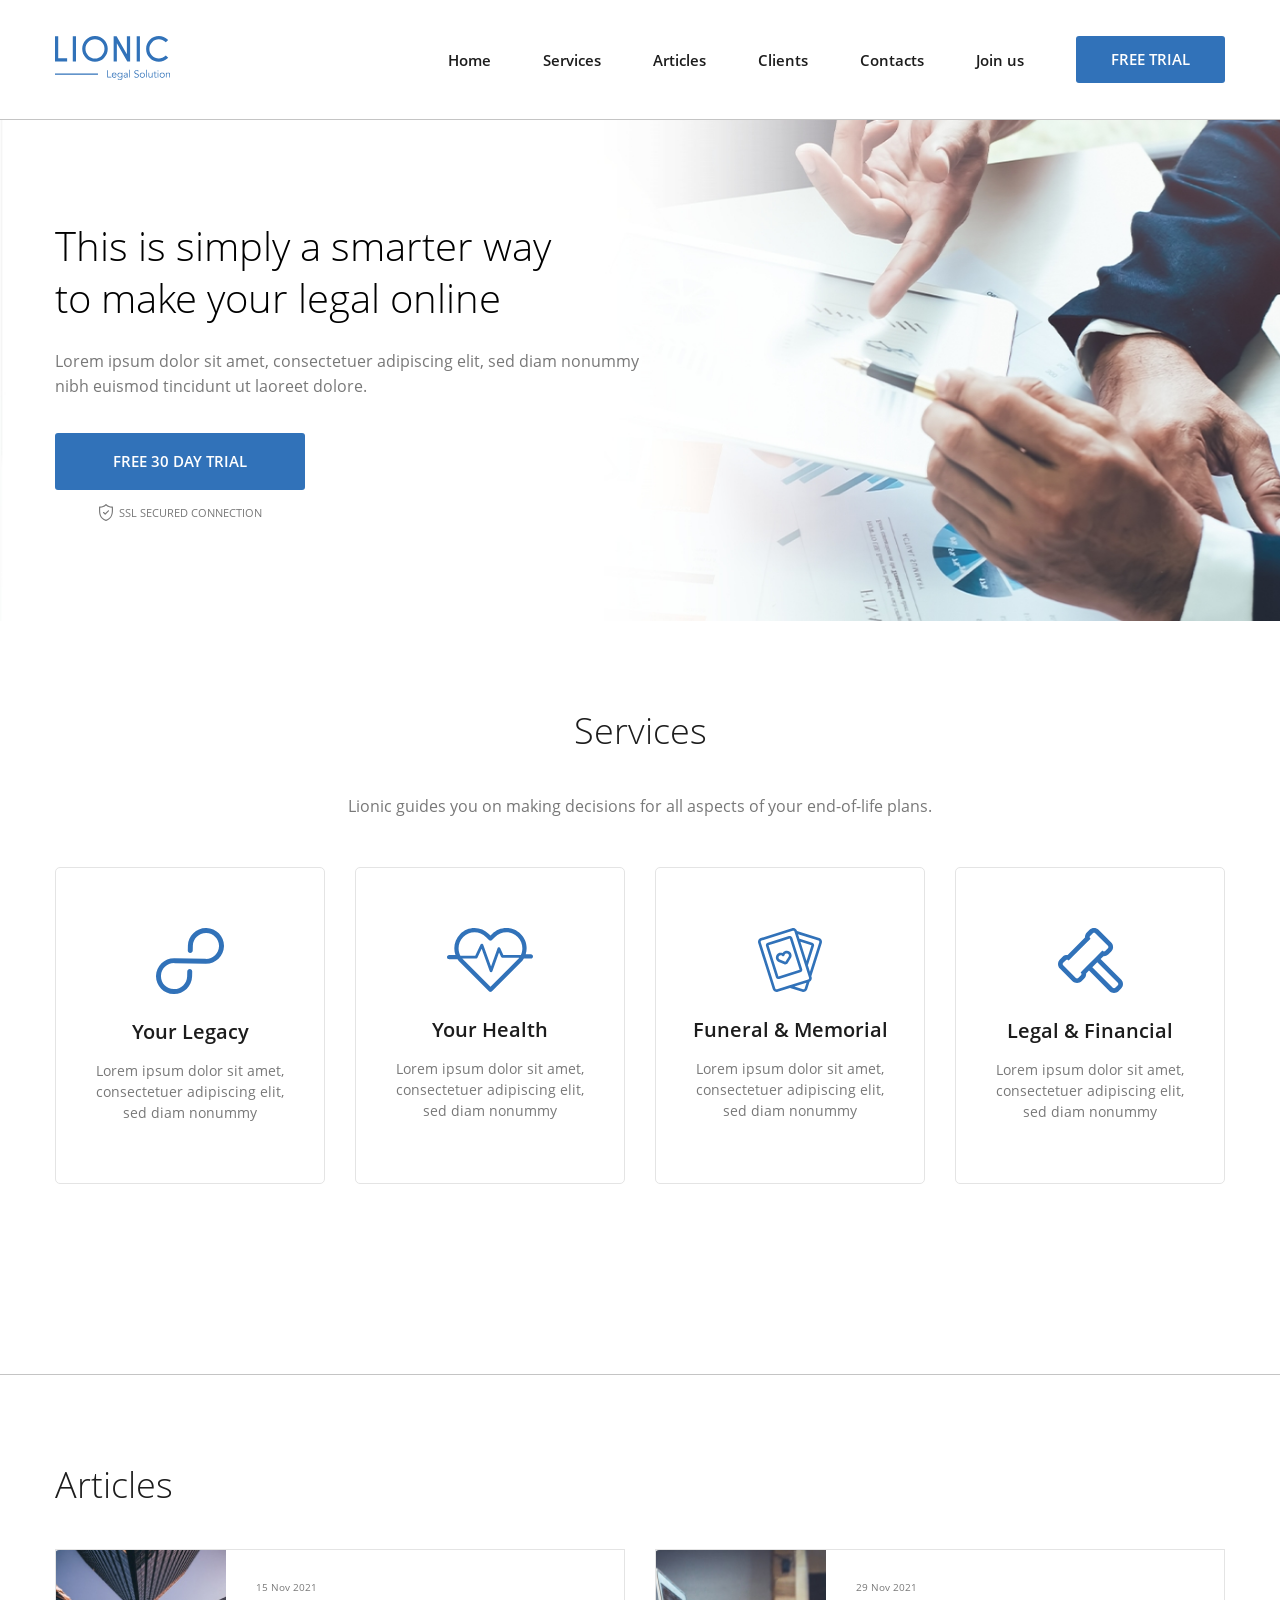
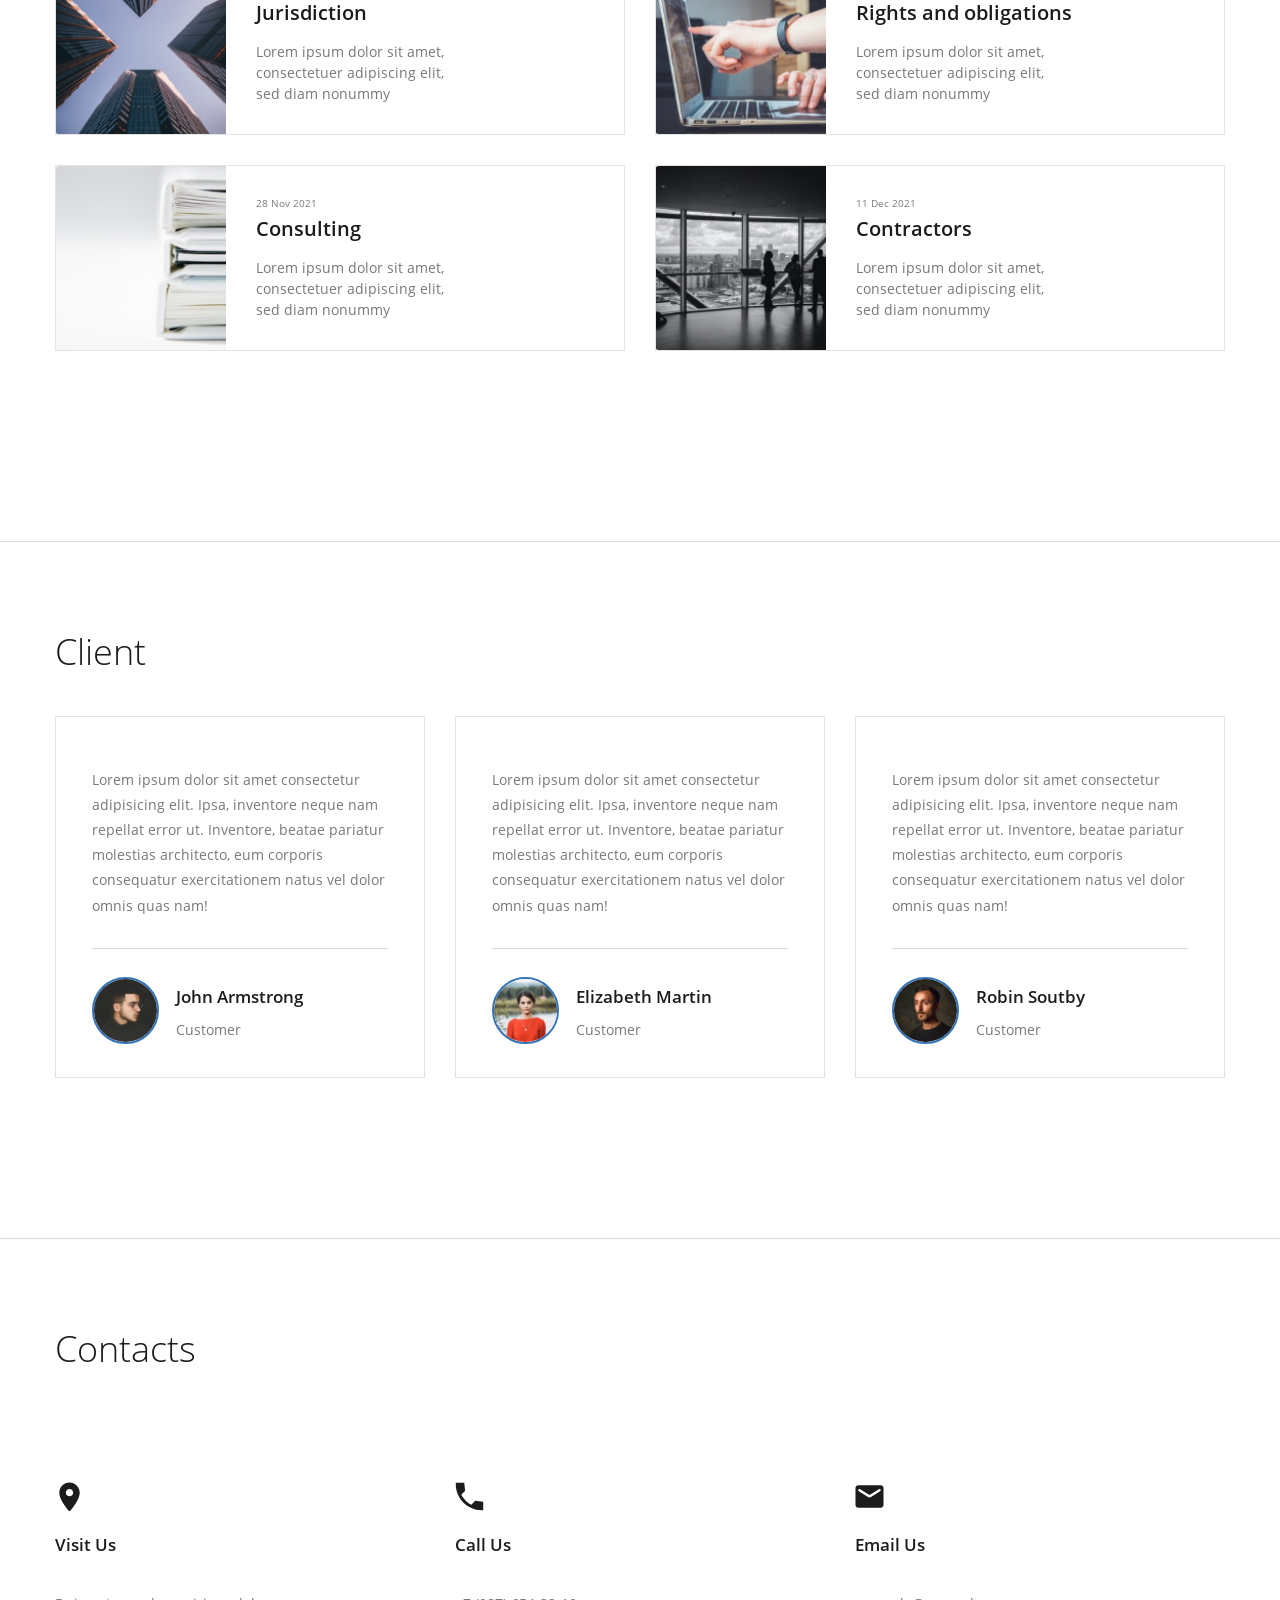
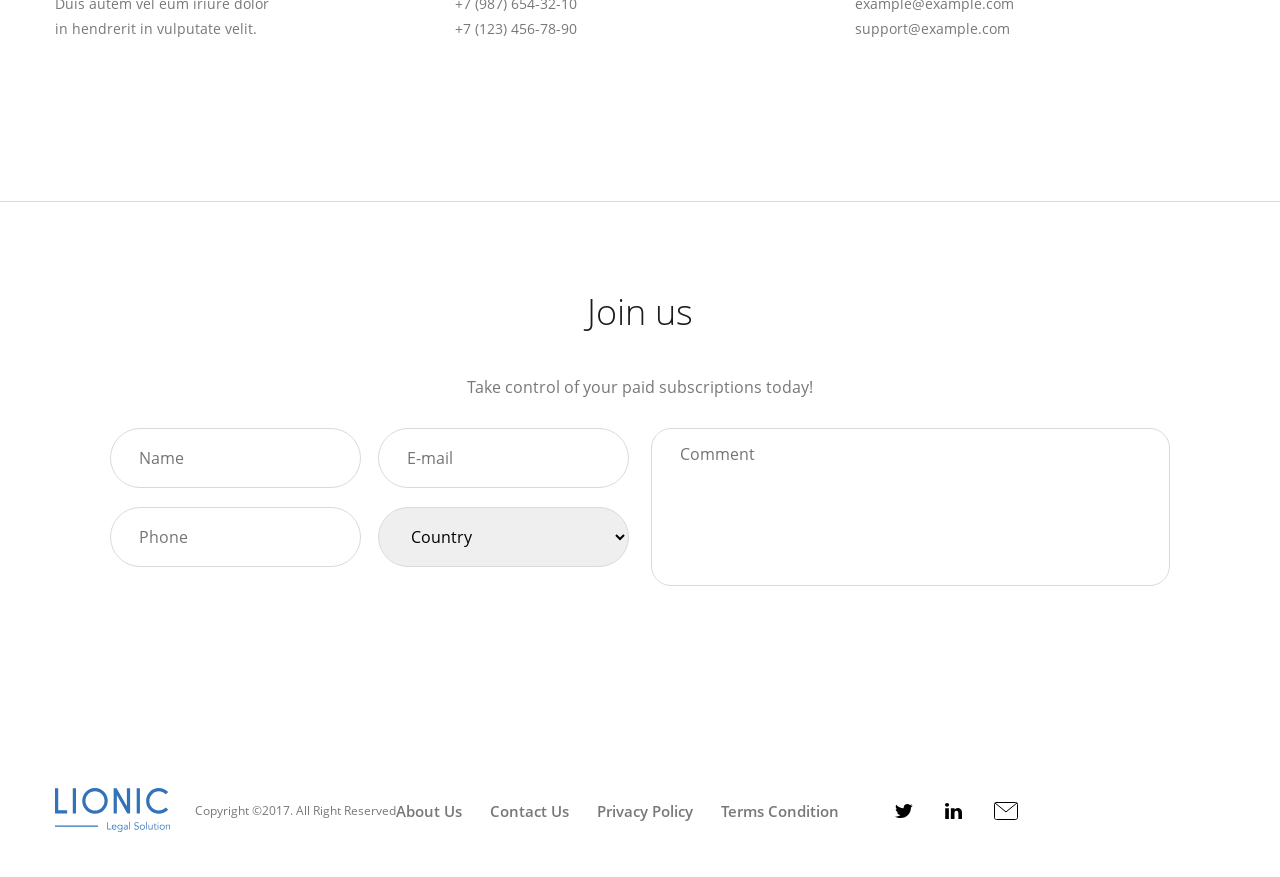
<file: index.html>
<!DOCTYPE html>
<html lang="en">
<head>
    <meta charset="UTF-8">
    <meta http-equiv="X-UA-Compatible" content="IE=edge">
    <meta name="viewport" content="width=device-width, initial-scale=1.0">
    <title>Lionic</title>
    <link rel="stylesheet" href="css/normalize.css">
    <link rel="stylesheet" href="css/style.css">
    <link rel="stylesheet" href="css/media.css">
</head>
<body>
    <header class="header">
        <div class="container flex header-container">
            <a href="#" class="header-logo">
                <img src="img/logo.svg" class="header-logo" alt="logo">
            </a>

            <nav class="header-nav">
                <ul class="header-list list-reset flex">
                    <li class="header-list-item">
                        <a href="#" class="header-link">
                            Home 
                        </a>
                    </li>

                    <li class="header-list-item">
                        <a href="#services" class="header-link">
                            Services
                        </a>
                    </li>

                    <li class="header-list-item">
                        <a href="#articles" class="header-link">
                            Articles
                        </a>
                    </li>

                    <li class="header-list-item">
                        <a href="#clients" class="header-link">
                            Clients 
                        </a>
                    </li>

                    <li class="header-list-item">
                        <a href="#contacts" class="header-link">
                            Contacts 
                        </a>
                    </li>

                    <li class="header-list-item">
                        <a href="#join-us" class="header-link">
                            Join us
                        </a>
                    </li>
                </ul>
            </nav>

            <button class="btn header-btn btn-reset">
                Free trial
            </button>

            <button class="btn-reset burger">
                <span class="burger-line"></span>
                <span class="burger-line"></span>
                <span class="burger-line"></span>
            </button>
        </div>
    </header>

    <main class="main">
        <section id="hero" class="hero">
            <div class="container">
                <div class="hero-content flex">
                    <h1 class="hero-title">
                        This is&nbsp;simply a&nbsp;smarter way to&nbsp;make your legal online
                    </h1>

                    <p class="hero-descr">
                        Lorem ipsum dolor sit amet, consectetuer adipiscing elit, sed diam nonummy nibh euismod tincidunt ut&nbsp;laoreet dolore.
                    </p>

                    <div class="hero-wrapper flex">
                        <button class="btn hero-btn btn-reset">
                            FREE 30&nbsp;DAY TRIAL
                        </button>

                        <span class="hero-secure">
                            SSL secured connection
                        </span>
                    </div>
                </div>
            </div>
        </section>

        <section id="services" class="services secttion-offset">
            <div class="container">
                <h2 class="section-title services-title">
                    Services
                </h2>

                <p class="section-descr services-descr">
                    Lionic guides you on making decisions for all aspects of your end-of-life plans.
                </p>

                <ul class="list-reset flex services-items">
                    <li class="services-item flex">
                        <svg class="services-item-icon" width="68" height="66" viewBox="0 0 68 66" fill="none" xmlns="http://www.w3.org/2000/svg">
                            <path d="M50.393 0.00398661C40.438 -0.212013 32.146 7.63799 31.9 17.512L31.776 22.483C31.742 23.839 32.833 24.973 34.2 25.003C35.567 25.032 36.713 23.947 36.746 22.591L36.871 17.62C37.049 10.471 43.062 4.77799 50.271 4.93399C57.478 5.09099 63.201 11.038 63.023 18.187C62.844 25.335 56.831 31.029 49.623 30.872L18.5 30.197C8.54499 29.981 0.252987 37.831 0.00698678 47.705C-0.240013 57.579 7.65099 65.78 17.607 65.995C27.562 66.211 35.854 58.362 36.1 48.488L36.223 43.572C36.257 42.215 35.166 41.082 33.799 41.052C32.432 41.022 31.286 42.108 31.252 43.464L31.129 48.38C30.951 55.529 24.938 61.222 17.729 61.066C10.522 60.909 4.79899 54.962 4.97699 47.813C5.15599 40.664 11.169 34.971 18.377 35.127L49.5 35.802C59.456 36.018 67.747 28.169 67.994 18.295C68.24 8.41999 60.349 0.219987 50.394 0.00498661L50.393 0.00398661Z" />
                        </svg>

                        <h3 class="services-item-title">
                            Your Legacy
                        </h3>

                        <p class="services-item-descr">
                            Lorem ipsum dolor sit amet, consectetuer adipiscing elit, sed diam nonummy
                        </p>
                    </li>

                    <li class="services-item flex">
                        <svg class="services-item-icon" width="86" height="64" viewBox="0 0 86 64" fill="none" xmlns="http://www.w3.org/2000/svg">
                            <path d="M79.622 20.272C79.622 22.336 79.316 24.352 78.726 26.27H83.868C85.045 26.27 86 27.227 86 28.406C86 29.586 85.045 30.541 83.868 30.541H77.47C77.268 30.541 77.073 30.513 76.888 30.461C76.0053 31.9743 74.9311 33.3675 73.692 34.606L44.972 63.374C44.7741 63.5725 44.539 63.73 44.2802 63.8375C44.0213 63.9449 43.7438 64.0002 43.4635 64.0002C43.1832 64.0002 42.9057 63.9449 42.6468 63.8375C42.388 63.73 42.1529 63.5725 41.955 63.374L13.233 34.606C12.1963 33.5688 11.2752 32.422 10.486 31.186C10.315 31.23 10.136 31.254 9.95 31.254H2.132C1.85176 31.2537 1.57431 31.1983 1.31551 31.0908C1.0567 30.9833 0.821595 30.8259 0.623621 30.6276C0.425646 30.4292 0.268677 30.1938 0.161676 29.9348C0.0546755 29.6758 -0.000261829 29.3983 9.38171e-07 29.118C9.38171e-07 27.938 0.955001 26.982 2.132 26.982H8.447C5.965 19.861 7.56 11.618 13.233 5.93801C15.1066 4.05015 17.3363 2.55313 19.793 1.5338C22.2497 0.514473 24.8843 -0.00687342 27.544 1.15198e-05C32.95 1.15198e-05 38.034 2.10901 41.856 5.93801L43.463 7.54701L45.07 5.93701C46.9438 4.04921 49.1737 2.55231 51.6306 1.53315C54.0874 0.513987 56.7222 -0.0071368 59.382 1.15198e-05C62.0417 -0.00681806 64.6763 0.514553 67.133 1.53388C69.5896 2.55321 71.8194 4.0502 73.693 5.93801C75.5791 7.8172 77.0741 10.0515 78.0918 12.5117C79.1094 14.972 79.6295 17.6096 79.622 20.272ZM70.678 8.95701C69.1987 7.46697 67.4383 6.28548 65.4989 5.48108C63.5595 4.67667 61.4796 4.26536 59.38 4.27101C57.2807 4.26563 55.2012 4.67706 53.2622 5.48146C51.3231 6.28586 49.563 7.46721 48.084 8.95701L44.969 12.077C44.7713 12.2754 44.5364 12.4329 44.2777 12.5403C44.019 12.6478 43.7416 12.7031 43.4615 12.7031C43.1814 12.7031 42.904 12.6478 42.6453 12.5403C42.3866 12.4329 42.1517 12.2754 41.954 12.077L38.84 8.95701C37.3608 7.46718 35.6005 6.28582 33.6613 5.48142C31.7221 4.67703 29.6424 4.26561 27.543 4.27101C25.4437 4.26546 23.3642 4.67682 21.4251 5.48123C19.486 6.28564 17.7259 7.46708 16.247 8.95701C11.173 14.04 10.232 21.718 13.425 27.763H28.236L33.538 16.479C33.783 15.959 34.277 15.634 34.891 15.663C35.1717 15.6764 35.4421 15.7726 35.6681 15.9396C35.8942 16.1065 36.0657 16.3367 36.161 16.601L44.051 38.487L50.542 20.168C50.6364 19.9007 50.8086 19.6678 51.0365 19.4992C51.2643 19.3306 51.5374 19.2341 51.8206 19.2221C52.1038 19.21 52.3842 19.283 52.6255 19.4316C52.8669 19.5802 53.0583 19.7977 53.175 20.056L56.351 27.051H73.852C76.612 21.125 75.554 13.842 70.677 8.95701H70.678ZM16.248 31.586L43.463 58.844L70.678 31.586C71.2253 31.038 71.7323 30.4512 72.195 29.83H55.736C55.179 29.83 54.373 29.573 54.143 29.064L52.046 24.444L45.404 43.189C45.204 43.755 44.67 44.135 44.069 44.136H44.066C43.466 44.136 42.933 43.76 42.729 43.196L34.653 20.798L30.426 29.794C30.192 30.292 29.99 30.541 29.439 30.541H15.293C15.593 30.901 15.912 31.249 16.248 31.586Z" />
                        </svg>
                            
                        <h3 class="services-item-title">
                            Your Health
                        </h3>

                        <p class="services-item-descr">
                            Lorem ipsum dolor sit amet, consectetuer adipiscing elit, sed diam nonummy
                        </p>
                    </li>

                    <li class="services-item flex">
                        <svg class="services-item-icon" width="64" height="64" viewBox="0 0 64 64" fill="none" xmlns="http://www.w3.org/2000/svg">
                            <path d="M63.8101 15.073L53.3321 48.146L53.5791 48.926C53.7393 49.4264 53.7986 49.9537 53.7536 50.4772C53.7086 51.0008 53.5603 51.5102 53.3171 51.976C52.9241 52.732 52.3171 53.329 51.5701 53.704L51.5611 53.737L49.1941 61.207C48.8722 62.2171 48.1632 63.0585 47.2223 63.5469C46.2815 64.0354 45.1853 64.131 44.1741 63.813L32.0001 59.957L19.8261 63.813C18.8148 64.131 17.7187 64.0354 16.7778 63.5469C15.8369 63.0585 15.1279 62.2171 14.8061 61.207L0.188058 15.074C0.0280711 14.5735 -0.0310613 14.0462 0.0140824 13.5227C0.0592262 12.9991 0.20775 12.4897 0.451058 12.024C0.69167 11.5566 1.02267 11.1416 1.42487 10.8031C1.82706 10.4646 2.29245 10.2093 2.79406 10.052L33.9431 0.187C34.9542 -0.131631 36.0504 -0.0363451 36.9915 0.451969C37.9325 0.940283 38.6415 1.78178 38.9631 2.792L39.0401 3.034C39.0491 3.036 39.0581 3.037 39.0661 3.04L61.2061 10.053C61.7073 10.2103 62.1723 10.4654 62.5743 10.8035C62.9763 11.1417 63.3073 11.5561 63.5481 12.023C64.0401 12.973 64.1331 14.055 63.8101 15.073ZM48.4441 54.75L36.4161 58.559L44.9781 61.271C45.3153 61.3777 45.6811 61.3463 45.9951 61.1835C46.3092 61.0208 46.5458 60.7401 46.6531 60.403L48.4441 54.75ZM51.0371 49.732L36.4211 3.598C36.3142 3.26106 36.078 2.98029 35.7644 2.81736C35.4507 2.65442 35.0852 2.62264 34.7481 2.729L3.60006 12.595C3.26006 12.702 2.98306 12.935 2.81906 13.252C2.73787 13.4073 2.68829 13.5771 2.67319 13.7517C2.65808 13.9263 2.67775 14.1021 2.73106 14.269L17.3471 60.402C17.5691 61.103 18.3201 61.492 19.0211 61.271L31.5611 57.299C31.5891 57.289 31.6171 57.279 31.6461 57.272L50.1691 51.405C50.5091 51.298 50.7861 51.065 50.9491 50.748C51.1141 50.432 51.1451 50.071 51.0371 49.731V49.732ZM48.4971 32.885L53.4461 17.265L42.4451 13.781L48.4971 32.885ZM61.1801 13.25C61.0998 13.0945 60.9896 12.9565 60.8557 12.8439C60.7218 12.7313 60.567 12.6464 60.4001 12.594L40.0231 6.14L41.4691 10.701C41.5571 10.711 41.6451 10.729 41.7321 10.757L54.2501 14.722C54.5841 14.8269 54.894 14.9969 55.1619 15.2223C55.4299 15.4477 55.6505 15.7239 55.8111 16.035C55.9734 16.3456 56.0726 16.6852 56.1028 17.0344C56.133 17.3835 56.0937 17.7352 55.9871 18.069L49.8951 37.297L51.9331 43.731L61.2681 14.267C61.3751 13.927 61.3441 13.567 61.1801 13.25ZM30.9401 23.336C31.5152 23.6323 32.0259 24.0398 32.4425 24.5349C32.8591 25.0299 33.1733 25.6027 33.3671 26.22C33.5725 26.8654 33.633 27.5483 33.5443 28.2198C33.4557 28.8913 33.22 29.535 32.8541 30.105L29.6411 35.126C29.3916 35.5142 29.0489 35.8336 28.6441 36.0552C28.2393 36.2767 27.7855 36.3932 27.3241 36.394C26.9701 36.394 26.6161 36.326 26.2841 36.19L20.7651 33.936C20.1378 33.6806 19.5745 33.29 19.1154 32.792C18.6563 32.2941 18.3127 31.701 18.1091 31.055C17.9119 30.4388 17.8389 29.7897 17.8943 29.1451C17.9498 28.5006 18.1326 27.8734 18.4321 27.3C18.7284 26.7249 19.1359 26.2142 19.631 25.7976C20.126 25.3811 20.6988 25.0668 21.3161 24.873C22.3839 24.5378 23.5338 24.5745 24.5781 24.977C25.1998 24.0462 26.1189 23.3539 27.1851 23.013C27.8013 22.8161 28.4504 22.7433 29.0949 22.7987C29.7394 22.8541 30.3665 23.0368 30.9401 23.336ZM30.8251 27.025C30.7361 26.742 30.5919 26.4795 30.4009 26.2526C30.2098 26.0257 29.9757 25.8389 29.7121 25.703C29.4491 25.5656 29.1615 25.4818 28.8659 25.4564C28.5703 25.431 28.2726 25.4645 27.9901 25.555C27.6178 25.6716 27.2823 25.8833 27.0168 26.1692C26.7513 26.455 26.565 26.8051 26.4761 27.185C26.4221 27.4083 26.3114 27.6139 26.1547 27.7819C25.998 27.9499 25.8006 28.0747 25.5816 28.1441C25.3626 28.2135 25.1294 28.2251 24.9045 28.178C24.6797 28.1309 24.4708 28.0265 24.2981 27.875C24.0064 27.6158 23.6523 27.4371 23.2705 27.3565C22.8888 27.2758 22.4926 27.296 22.1211 27.415C21.838 27.5042 21.5755 27.6487 21.3488 27.8401C21.122 28.0315 20.9355 28.266 20.8001 28.53C20.6627 28.793 20.5789 29.0806 20.5535 29.3762C20.5281 29.6718 20.5616 29.9694 20.6521 30.252C20.8271 30.805 21.2371 31.249 21.7751 31.469L27.2931 33.723C27.3114 33.731 27.3322 33.7317 27.3511 33.725C27.3696 33.7194 27.3856 33.7074 27.3961 33.691L30.6091 28.669C30.9231 28.179 31.0021 27.581 30.8261 27.027L30.8251 27.025ZM44.1721 40.932C44.2788 41.2656 44.3183 41.6171 44.2882 41.966C44.2582 42.315 44.1592 42.6545 43.9971 42.965C43.8365 43.2764 43.6158 43.5529 43.3477 43.7785C43.0796 44.004 42.7694 44.1742 42.4351 44.279L21.2401 50.994C20.5659 51.2062 19.835 51.1426 19.2077 50.817C18.5803 50.4914 18.1076 49.9305 17.8931 49.257L8.01306 18.07C7.90624 17.7362 7.8667 17.3846 7.89674 17.0355C7.92678 16.6863 8.0258 16.3466 8.18806 16.036C8.34862 15.7249 8.56923 15.4487 8.83717 15.2233C9.1051 14.9979 9.41503 14.8279 9.74906 14.723L30.9451 8.009C31.6194 7.79619 32.3506 7.85955 32.9782 8.18519C33.6059 8.51083 34.0788 9.07215 34.2931 9.746L44.1721 40.932ZM41.6301 41.737L31.7501 10.551L21.9781 13.645L10.5531 17.264L20.4331 48.45L41.6301 41.737Z" />
                        </svg>

                        <h3 class="services-item-title">
                            Funeral &amp;&nbsp;Memorial                        
                        </h3>

                        <p class="services-item-descr">
                            Lorem ipsum dolor sit amet, consectetuer adipiscing elit, sed diam nonummy
                        </p>
                    </li>

                    <li class="services-item flex">
                        <svg class="services-item-icon" width="65" height="65" viewBox="0 0 65 65" fill="none" xmlns="http://www.w3.org/2000/svg">
                            <path d="M63.131 51.506C64.3269 52.7045 64.9985 54.3285 64.9985 56.0215C64.9985 57.7146 64.3269 59.3385 63.131 60.537L60.54 63.13C59.9482 63.7249 59.2442 64.1965 58.4689 64.5175C57.6935 64.8385 56.8622 65.0025 56.023 65C55.184 65.0024 54.3529 64.8384 53.5777 64.5174C52.8025 64.1964 52.0987 63.7249 51.507 63.13L30.988 42.613L28.126 45.475C28.2028 46.397 28.077 47.3246 27.7574 48.1928C27.4378 49.061 26.9322 49.8488 26.276 50.501L23.55 53.227C22.9583 53.8218 22.2545 54.2934 21.4793 54.6143C20.7042 54.9353 19.873 55.0994 19.034 55.097C18.1952 55.0993 17.3642 54.9352 16.5892 54.6142C15.8142 54.2932 15.1106 53.8217 14.519 53.227L1.86503 40.575C0.66925 39.3767 -0.00231934 37.7529 -0.00231934 36.06C-0.00231934 34.3671 0.66925 32.7434 1.86503 31.545L4.59103 28.819C5.24326 28.1629 6.03107 27.6573 6.89928 27.3377C7.76748 27.0182 8.69507 26.8923 9.61703 26.969L26.97 9.61902C26.8953 8.69769 27.0219 7.77112 27.341 6.90358C27.6601 6.03605 28.1641 5.24832 28.818 4.59502L31.543 1.87002C32.1347 1.27539 32.8383 0.803958 33.6133 0.48298C34.3883 0.162003 35.2192 -0.00214761 36.058 2.1214e-05C37.764 2.1214e-05 39.368 0.664021 40.574 1.87002L53.227 14.522C54.4226 15.7205 55.094 17.3442 55.094 19.037C55.094 20.7298 54.4226 22.3536 53.227 23.552L50.502 26.278C49.8497 26.9342 49.0617 27.4398 48.1933 27.7594C47.3249 28.079 46.3972 28.2048 45.475 28.128L42.613 30.99L63.131 51.506ZM31.164 35.784L35.783 31.165L39.243 27.705L44.398 22.551L44.798 22.951C45.126 23.279 45.556 23.443 45.986 23.443C46.416 23.443 46.846 23.279 47.175 22.951L49.9 20.226C50.0561 20.07 50.1798 19.8848 50.2643 19.681C50.3487 19.4771 50.3922 19.2587 50.3922 19.038C50.3922 18.8174 50.3487 18.5989 50.2643 18.3951C50.1798 18.1912 50.0561 18.006 49.9 17.85L37.246 5.19702C37.0901 5.04084 36.905 4.91699 36.7011 4.83256C36.4972 4.74813 36.2787 4.70479 36.058 4.70502C35.628 4.70502 35.198 4.86902 34.87 5.19702L32.144 7.92202C31.9879 8.07804 31.864 8.26332 31.7794 8.46725C31.6949 8.67118 31.6514 8.88977 31.6514 9.11052C31.6514 9.33128 31.6949 9.54987 31.7794 9.7538C31.864 9.95773 31.9879 10.143 32.144 10.299L32.544 10.699L10.694 32.546L10.294 32.146C10.1381 31.9898 9.95296 31.866 9.74909 31.7816C9.54523 31.6971 9.32669 31.6538 9.10603 31.654C8.67603 31.654 8.24603 31.818 7.91803 32.146L5.19303 34.87C5.03701 35.026 4.91325 35.2112 4.82881 35.4151C4.74437 35.6189 4.70091 35.8374 4.70091 36.058C4.70091 36.2787 4.74437 36.4971 4.82881 36.701C4.91325 36.9048 5.03701 37.09 5.19303 37.246L17.846 49.9C18.174 50.228 18.604 50.392 19.034 50.392C19.464 50.392 19.894 50.228 20.223 49.9L22.948 47.175C23.1042 47.019 23.2281 46.8337 23.3126 46.6298C23.3971 46.4259 23.4407 46.2073 23.4407 45.9865C23.4407 45.7658 23.3971 45.5472 23.3126 45.3433C23.2281 45.1393 23.1042 44.954 22.948 44.798L22.548 44.398L27.703 39.244L31.164 35.784ZM59.804 54.834L39.285 34.317L34.315 39.287L54.835 59.803C55.162 60.131 55.593 60.295 56.023 60.295C56.453 60.295 56.883 60.131 57.211 59.803L59.804 57.21C59.9601 57.054 60.0838 56.8688 60.1683 56.665C60.2527 56.4611 60.2962 56.2427 60.2962 56.022C60.2962 55.8014 60.2527 55.5829 60.1683 55.3791C60.0838 55.1752 59.9601 54.99 59.804 54.834Z" />
                        </svg>

                        <h3 class="services-item-title">
                            Legal &amp;&nbsp;Financial                        
                        </h3>

                        <p class="services-item-descr">
                            Lorem ipsum dolor sit amet, consectetuer adipiscing elit, sed diam nonummy
                        </p>
                    </li>
                </ul>
            </div>
        </section>

        <section id="articles" class="articles section-offset">
            <div class="container">
                <h2 class="section-title articles-title">
                    Articles
                </h2>
                <ul class="articles-list list-reset flex">
                    <li class="articles-item">
                        <article class="blog-preview flex">
                            <a href="#" class="blog-preview-link">
                                <img src="img/blog-1.jpg" alt="Blog photo 1" class="blog-preview-image">
                                <div class="blog-preview-text">
                                    <time class="blog-preview-time" datetime="2021-11-15 19:30">
                                        15 Nov 2021
                                    </time>
                                    <h3 class="blog-review-title">
                                        Jurisdiction
                                    </h3>
                                    <p class="blog-review-desc">
                                        Lorem ipsum dolor sit amet, consectetuer adipiscing elit, sed diam nonummy
                                    </p>
                                </div>
                            </a>
                        </article>
                    </li>

                    <li class="articles-item">
                        <article class="blog-preview flex">
                            <a href="#" class="blog-preview-link">
                                <img src="img/blog-2.jpg" alt="Blog photo 2" class="blog-preview-image">
                                <div class="blog-preview-text">
                                    <time class="blog-preview-time" datetime="2021-11-15 19:30">
                                        29 Nov 2021
                                    </time>
                                    <h3 class="blog-review-title">
                                        Rights and obligations
                                    </h3>
                                    <p class="blog-review-desc">
                                        Lorem ipsum dolor sit amet, consectetuer adipiscing elit, sed diam nonummy
                                    </p>
                                </div>
                            </a>
                        </article>
                    </li>

                    <li class="articles-item">
                        <article class="blog-preview flex">
                            <a href="#" class="blog-preview-link">                  
                                <img src="img/blog-3.jpg" alt="Blog photo 3" class="blog-preview-image">
                                <div class="blog-preview-text">
                                    <time class="blog-preview-time" datetime="2021-11-15 19:30">
                                        28 Nov 2021
                                    </time>
                                    <h3 class="blog-review-title">
                                        Consulting
                                    </h3>
                                    <p class="blog-review-desc">
                                        Lorem ipsum dolor sit amet, consectetuer adipiscing elit, sed diam nonummy
                                    </p>
                                </div>
                            </a>
                        </article>
                    </li>

                    <li class="articles-item">
                        <article class="blog-preview flex">
                            <a href="#" class="blog-preview-link">
                                <img src="img/blog-4.jpg" alt="Blog photo 4" class="blog-preview-image">
                                <div class="blog-preview-text">
                                    <time class="blog-preview-time" datetime="2021-11-15 19:30">
                                        11 Dec 2021 
                                    </time>
                                    <h3 class="blog-review-title">
                                        Contractors
                                    </h3>
                                    <p class="blog-review-desc">
                                        Lorem ipsum dolor sit amet, consectetuer adipiscing elit, sed diam nonummy
                                    </p>
                                </div>
                            </a>
                        </article>
                    </li>
                </ul>
            </div>
        </section>

        <section id="clients" class="clients section-offset">
        <div class="container">
            <h2 class="section-title clients-title">
                Client
            </h2>

            <ul class="clients-list list-reset flex">
                <li class="clients-item flex">
                    <p class="clients-item-descr">
                        Lorem ipsum dolor sit amet consectetur adipisicing elit. Ipsa, inventore neque nam repellat error ut. Inventore, beatae pariatur molestias architecto, eum corporis consequatur exercitationem natus vel dolor omnis quas nam!
                    </p>
                    <div class="clients-user flex">
                        <div class="clients-avatar">
                            <img src="img/clients-1.jpg" alt="John Armstrong">
                        </div>
                        <div class="clients-text">
                            <div class="clients-name">
                                John Armstrong
                            </div>
                            <span class="clients-post">
                                Customer
                            </span>
                        </div>
                    </div>
                </li>

                <li class="clients-item flex">
                    <p class="clients-item-descr">
                        Lorem ipsum dolor sit amet consectetur adipisicing elit. Ipsa, inventore neque nam repellat error ut. Inventore, beatae pariatur molestias architecto, eum corporis consequatur exercitationem natus vel dolor omnis quas nam!
                    </p>
                    <div class="clients-user flex">
                        <div class="clients-avatar">
                            <img src="img/clients-2.jpg" alt="Elizabeth Martin">
                        </div>
                        <div class="clients-text">
                            <div class="clients-name">
                                Elizabeth Martin
                            </div>
                            <span class="clients-post">
                                Customer
                            </span>
                        </div>
                    </div>
                </li>

                <li class="clients-item flex">
                    <p class="clients-item-descr">
                        Lorem ipsum dolor sit amet consectetur adipisicing elit. Ipsa, inventore neque nam repellat error ut. Inventore, beatae pariatur molestias architecto, eum corporis consequatur exercitationem natus vel dolor omnis quas nam!
                    </p>
                    <div class="clients-user flex">
                        <div class="clients-avatar">
                            <img src="img/clients-3.jpg" alt="Robin Soutby">
                        </div>
                        <div class="clients-text">
                            <div class="clients-name">
                                Robin Soutby
                            </div>
                            <span class="clients-post">
                                Customer
                            </span>
                        </div>
                    </div>
                </li>
            </ul>
        </div>
        </section>

        <section id="contacts" class="contacts section-offset">
            <div class="container">
                <h2 class="section-title contacts-title">
                    Contacts
                </h2>
                <address class="contacts-address">
                    <ul class="contact-list list-reset flex">
                        <li class="contacts-item contacts-item-address flex"> 
                            <strong class="contacts-item-caption">
                                Visit Us 
                            </strong>
                            <p class="contacts-item-text">
                                Duis autem vel eum iriure dolor in&nbsp;hendrerit in&nbsp;vulputate velit.
                            </p>
                        </li>

                        <li class="contacts-item contacts-item-phone flex"> 
                            <strong class="contacts-item-caption">
                                Call Us
                            </strong>
                            <a href="tel:+79876543210" class="contacts-item-link">
                                +7 (987) 654-32-10
                            </a>
                            <a href="tel:+71234567890" class="contacts-item-link">
                                +7 (123) 456-78-90
                            </a>
                        </li>

                        <li class="contacts-item contacts-item-mail flex"> 
                            <strong class="contacts-item-caption">
                                Email Us
                            </strong>
                            <a href="mailto:example@example.com" class="contacts-item-link">
                                example@example.com
                            </a>
                            <a href="mailto:support@example.com" class="contacts-item-link">
                                support@example.com
                            </a>
                        </li>
                    </ul>
                </address>
            </div>
        </section>

        <section id="join-us" class="join-us section-offset">
            <div class="container">
                <h2 class="section-title join-us-title">Join us</h2>
                <p class="section-descr join-us-descr">Take control of your paid subscriptions today!</p>
                <form action="https://jsonplaceholder.typicode.com/posts" method="POST" class="form">
                    <div class="form-top">
                        <div class="form-left">
                            <input class="form-input" type="text" name="name" placeholder="Name" required>
                            <input class="form-input" type="email" name="email" placeholder="E-mail" required>
                            <input class="form-input" type="tel" name="phone" placeholder="Phone" required>
                            <select class="form-select" name="country">
                                <option value="Country" disabled selected>Country</option>
                                <option value="United Kingdom"> United Kingdom</option>
                                <option value="United States">United States</option>
                                <option value="France">France</option>
                                <option value="Germany">Germany</option>
                                <option value="Spain">Spain</option>
                                <option value="Estonia">Estonia</option>
                            </select>
                        </div>
                        <div class="form-right">
                            <textarea class="form-textarea" name="comment" placeholder="Comment"></textarea>
                        </div>
                    </div>
                </form>
            </div>
        </section>
    </main>

    <footer class="footer">
        <div class="container flex footer-container"> 
            <div class="footer-left flex">
                <a href="#" class="footer-logo-link">
                    <img src="img/logo.svg" class="footer-logo-img" alt="logo">
                </a>
                <small class="footer-copyright">Copyright &copy;2017. All Right Reserved</small>
            </div>

            <div class="footer-right flex">
                <nav class="footer-nav">
                <ul class="footer-list list-reset flex">
                    <li class="footer-list-item">
                        <a href="#" class="footer-list-link">
                            About Us
                        </a>
                    </li>

                    <li class="footer-list-item">
                        <a href="#contacts" class="footer-list-link">
                            Contact Us
                        </a>
                    </li>

                    <li class="footer-list-item">
                        <a href="#" class="footer-list-link">
                            Privacy Policy
                        </a>
                    </li>

                    <li class="footer-list-item">
                        <a href="#" class="footer-list-link">
                            Terms Condition
                        </a>
                    </li>
                </ul>
                </nav>
                <img src="img/twitter-logo.svg" alt="Twitter Logo" class="footer-contacts-logo">
                <img src="img/linkedin-logo.svg" alt="Linkedin Logo" class="footer-contacts-logo">
                <img src="img/mail-logo.svg" alt="Mail Logo" class="footer-contacts-logo">
            </div>
        </div>
    </footer>
</body>
</html>
</file>
<file: css/style.css>
html{
    box-sizing: border-box;
}

*,
*::before,
*::after{
    box-sizing: inherit;
}

a {
    color: inherit;
    text-decoration: none;
}

img{
    max-width: 100%;
}

@font-face {
    font-family: "OpenSans";
    src: local("OpenSans-Regular"), 
        url("/fonts/OpenSansRegular.woff") format("woff"),
        url("/fonts/OpenSansRegular.woff2") format("woff2");
    font-weight: 400;
    font-style: normal;
    font-display: swap;
}

@font-face {
    font-family: "OpenSans";
    src: local("OpenSans-Light"), 
        url("/fonts/OpenSansLight.woff") format("woff"),
        url("/fonts/OpenSansLight.woff2") format("woff2");
    font-weight: 300;
    font-style: normal;
    font-display: swap;
}

@font-face {
    font-family: "OpenSans";
    src: local("OpenSans-SemiBold"), 
        url("/fonts/OpenSansSemiBold.woff") format("woff"),
        url("/fonts/OpenSansSemiBold.woff2") format("woff2");
    font-weight: 600;
    font-style: normal;
    font-display: swap;
}

body{
    min-width: 320px;
    font-family: "OpenSans", sans-serif;
    font-weight: 400;
}

:root{
    --services-gap: 30px;
}

.list-reset{
    margin: 0;
    padding: 0;
    list-style: none;
}

.btn-reset{
    padding: 0;
    border: 0;
    background-color: transparent;
    cursor: pointer;
}

.flex{
    display: flex;
}

.container{
    max-width: 1200px;
    padding: 0 15px;
    margin: 0 auto;
}

.section-title{
    margin: 0;
    margin-bottom: 40px;
    font-size: 36px;
    font-weight: 300;
    line-height: 130%;
    color: #1c1c1c;
}

.section-descr{
    margin: 0;
    margin-bottom: 50px;
    font-size: 16px;
    line-height: 22px;
    color: #787878;
}

.section-offset{
    padding-top: 87px;
    padding-bottom: 160px;
}

.header{
    padding: 36px 0;
    border-bottom: 1px solid #c4c4c4;
    background-color: #fff;
}

.header-link{
    position: relative;
    font-weight: 600;
    color: #1c1c1c;
    font-size: 15px;
}

.header-link:focus{
    outline: 1px solid #71A7E2;
    outline-offset: 2px;
}

.header-link:hover{
    color: #71A7E2;
}

.header-link::after{
    content: "";
    position: absolute;
    left: 0;
    bottom: 0;
    width: 100%;
    height: 2px;
    background-color: #3474BA;
    opacity: 0;
}

.header-link:active{
    color: #3172b9;
    outline: none;
}

.header-link:active::after{
    opacity: 1;
}

.header-container{
    align-items: center;
}

.header-logo{
    margin-right: auto;
}

.header-nav{
    margin-right: 52px;
}

.header-list-item:not(:last-child){
    margin-right: 52px;
}

.btn{
    position: relative;
    outline: none;
    font-weight: 600;
    font-size: 15px;
    text-transform: uppercase;
    padding: 15px 35px;
    background-color: #3172b9;
    color: #fff;
    border-radius: 3px;
}

.btn::after{
    content: "";
    position: absolute;
    top: -3px;
    left: -3px;
    right: -3px;
    bottom: -3px;
    border-radius: inherit;
    border: 1px solid #3172b9;
    outline: none;
    opacity: 0;
}

.btn:focus::after{
    opacity: 1;
}

.btn:hover{
    background-color: #71A7E2;
}

.btn:active{
    background-color: #0E3B6C;
}

.btn:active::after{
    opacity: 0;
}

.hero{
    padding: 100px 0;
    background-image: url("/img/hero-1.png");
    background-repeat: no-repeat;
    background-size: cover;
    margin-bottom: 87px;
}

.hero-content{
    width: 50%;
    flex-direction: column;
    align-items: flex-start;
}

.hero-title{
    margin: 0;
    margin-bottom: 25px;
    font-weight: 300;
    font-size: 40px;
    line-height: 130%;
}

.hero-descr{
    margin: 0;
    margin-bottom: 34px;
    font-size: 16px;
    line-height: 155%;
    color: #787878;
}

.hero-wrapper{
    flex-direction: column;
    align-items: center;
}

.hero-btn{
    margin-bottom: 14px;
    min-width: 250px;
    padding-top: 20px;
    padding-bottom: 20px;
    margin-bottom: 14px;
}

.hero-secure{
    font-size: 11px;
    line-height: 155%;
    color: #787878;
    text-transform: uppercase;
    background-image: url('/img/secure.svg');
    background-size: 14px 17px;
    background-repeat: no-repeat;
    background-position: left center;
    padding-left: 20px;
}

.services{
    border-bottom: 1px solid #c4c4c4;
}

.services-title{
    text-align: center;
}

.services-descr{
    text-align: center;
}

.services-items{
    margin-bottom: 160px;
}

.services-item{
    width: calc((100% - (var(--services-gap)* 3)) / 4);
    flex-direction: column;
    align-items: center;
    padding: 60px 30px;
    border: 1px solid #e4e4e4;
    border-radius: 5px;
}

.services-item:hover{
    border-color: #3172b9;
    background-color: #3172b9;
}

.services-item:not(:nth-child(4n)) {
    margin-right: 30px;
}

.services-item-icon{
    fill: #3172b9;
    margin-bottom: 25px;
}

.services-item:hover .services-item-icon{
    fill: #ffff;
}

.services-item-title{
    text-align: center;
    margin: 0;
    margin-bottom: 15px;
    font-weight: 600;
    font-size: 20px;
    line-height: 130%;
    color: #1c1c1c;
}

.services-item:hover .services-item-title{
    color: #fff;
}

.services-item-descr{
    margin: 0;
    text-align: center;
    font-weight: 400;
    font-size: 14px;
    line-height: 150%;
    color: #787878;
}

.services-item:hover .services-item-descr{
    color: #fff;
}

.articles{
    border-bottom: 1px solid #dadada;
}

.articles-list{
    flex-wrap: wrap;
}

.articles-item{
    width: calc((100% - var(--services-gap)) / 2);
    margin-bottom: 30px;
}

.articles-item:not(:nth-child(2n)){
    margin-right: 30px;
}

.blog-preview{
    border: 1px solid #e4e4e4;
}

.blog-preview-image{
    object-fit: cover;
}

.blog-preview-text{
    padding: 30px;
}

.blog-preview-time{
    display: block;
    margin-bottom: 5px;
    font-size: 10px;
    line-height: 150%;
    color: #787878;
}

.blog-review-title{
    margin: 0;
    margin-bottom: 15px;
    font-size: 20px;
    line-height: 130%;
    color: #1c1c1c;
}

.blog-review-desc{
    margin: 0;
    font-size: 14px;
    line-height: 150%;
    color: #787878;
    max-width: 210px;
}

.blog-preview-link{
    display: flex;
    position: relative;
    width: 100%;
}

.blog-preview-link:focus{
    background-color: #71A7E2;
}

.blog-preview-link:focus .blog-review-title{
    color: #fff;
}

.blog-preview-link:focus .blog-review-desc{
    color: #fff;
}

.blog-preview-link:focus .blog-preview-time{
    color: #fff;
}

.blog-preview-link:hover{
    background-color: #3172b9;
}

.blog-preview-link:hover .blog-review-title{
    color: #fff;
}

.blog-preview-link:hover .blog-review-desc{
    color: #fff;
}

.blog-preview-link:hover .blog-preview-time{
    color: #fff;
}

.blog-preview-link:active{
    background-color: #0E3B6C;
}

.blog-preview-link:active .blog-review-title{
    color: #fff;
}

.blog-preview-link:active .blog-review-desc{
    color: #fff;
}

.blog-preview-link:active .blog-preview-time{
    color: #fff;
}

.clients{
    border-bottom: 1px solid #dadada;
}

.clients-item{
    flex-direction: column;
    width: calc((100% - (var(--services-gap) * 2)) / 3);
    padding: 50px 36px;
    padding-bottom: 30px;
    border: 1px solid #e4e4e4
}

.clients-item:not(:nth-child(3n)){
    margin-right: 30px;
}

.clients-item-descr{
    margin: 0;
    margin-bottom: 30px;
    font-size: 14px;
    line-height: 180%;
    color: #787878;
}

.clients-user{
    margin-top: auto;
    align-items: center;
    border-top: 1px solid #dadada;
    width: 100%;
    padding-top: 28px;
}

.clients-avatar img{
    width: 100%;
    height: 100%;
    border-radius: 100%;
    border: 2px solid #3172b9;
}

.clients-avatar{
    flex-shrink: 0;
    width: 67px;
    margin-right: 17px;
}

.clients-name{
    margin-bottom: 5px;
    font-size: 17px;
    font-weight: 600;
    line-height: 180%;
    color: #1c1c1c;
}

.clients-post{
    font-size: 14px;
    line-height: 180%;
    color: #787878;
}

.contacts{
    border-bottom: 1px solid #dadada;
}

.contacts-title{
    margin-bottom: 109px;
}

.contacts-address{
    font-style: normal;
}

.contacts-item{
    flex-direction: column;
    width: calc((100% - (var(--services-gap) * 2)) / 3);
    background-position: left top;
    background-repeat: no-repeat;
    background-size: 29px 29px;
    padding-top: 48px;
}

.contacts-item-address{
    background-image: url('/img/location.svg');
}

.contacts-item-phone{
    background-image: url('/img/phone.svg');
}

.contacts-item-mail{
    background-image: url('/img/mail-logo-black.svg');
}

.contacts-item:not(:nth-child(3n)){
    margin-right: 30px;
}

.contacts-item-caption{
    margin-bottom: 30px;
    font-weight: 600;
    font-size: 17px;
    line-height: 180%;
    color: #1c1c1c;
}

.contacts-item-text{
    margin: 0;
    max-width: 214px;
    font-weight: 400;
    font-size: 14px;
    line-height: 180%;
    color: #787878;
}

.contacts-item-link{
    font-weight: 400;
    font-size: 14px;
    line-height: 180%;
    color: #787878;
}

.contacts-item-link:focus{
    outline: 1px solid #71A7E2;
}

.contacts-item-link:hover{
    color: #71A7E2;
}

.contacts-item-link:active{
    outline: none;
    color: #0E3B6C;
}

.join-us-title{
    text-align: center;
}

.join-us-descr{
    text-align: center;
    margin-bottom: 30px;
}

.form{
    padding-left: 55px;
    padding-right: 55px;
}

.form-input{
    margin-bottom: 19px;
    border: 1px solid #dadada;
    border-radius: 50px;
    box-sizing: border-box;
    padding: 16px 28px;
    width: 251px;
    height: 60px;
}

.form-input:focus{
    outline: none;
    border-color: #71A7E2;
    background-color: rgba(113, 167, 226, 0.2);
}

.form-input:hover{
    border-color: #71A7E2;
}

.form-input:active{
    border-color: #0E3B6C;
}

.form-select{
    border: 1px solid #dadada;
    border-radius: 50px;
    box-sizing: border-box;
    padding: 16px 28px;
    width: 251px;
    height: 60px;
}

.form-textarea{
    border: 1px solid #dadada;
    box-sizing: border-box;
    border-radius: 20px;
    resize: none;
    padding: 16px 28px;
    width: 100%;
    height: 100%;
}

.form-top{
    display: flex;
    justify-content: space-between;
}

.form-right{
    width: 49%;
}

.form-left{
    width: 49%;
    display: flex;
    flex-wrap: wrap;
    justify-content: space-between;
}

.footer{
    padding: 42px 0;
}

.footer-container{
    align-items: center;
}

.footer-left{
    align-items: center;
}

.footer-right{
    align-items: center;
}

.footer-logo-link{
    margin-right: 25px;
}

.footer-copyright{
    margin-right: auto;
    font-weight: 400;
    font-size: 12px;
    line-height: 16px;
    color: #787878 ;
}

.footer-list-item{
    margin-right: 28px;
    font-weight: 600;
    font-size: 15px;
    line-height: 20px;
    color: #787878;
}

.footer-list-item:last-child{
    margin-right: 56px;
}

.footer-contacts-logo:not(:last-child){
    margin-right: 32px;
}

.footer-list-link{
    position: relative;
}

.footer-list-link:focus{
    outline: 1px solid #71A7E2;
    outline-offset: 2px;
}

.footer-list-link:hover{
    color: #71A7E2;
}

.footer-list-link::after{
    content: "";
    position: absolute;
    left: 0;
    bottom: 0;
    width: 100%;
    height: 2px;
    background-color: #3474BA;
    opacity: 0;
}

.footer-list-link:active{
    color: #3172b9;
    outline: none;
}

.footer-list-link:active::after{
    opacity: 1;
}

.burger{
    display: none;
}

.services-items{
    flex-wrap: wrap;
}

.services-item{
    margin-bottom: var(--services-gap);
}

.services-item:not:nth-child(4n){
    margin-right: 0;
}
</file>
<file: css/media.css>
@media (max-width: 1024px){
    .form-input,
    .form-select {
        width: 100%;
    }
}

@media (max-width: 992px){
    .header-nav{
        display: none;
    }

    .header-btn{
        margin-right: 7px;
        padding: 12px 35px;
    }

    .burger{
       position: relative;
       display: block;
       width: 40px;
       height: 40px;
       border: 1px solid currentColor;
       border-radius: 3px;
       color: #3172b9;
    }

    .burger-line{
        position: absolute;
        left: 50%;
        width: 20px;
        height: 2px;
        border-radius: inherit;
        background-color: currentColor;
        transform: translateX(-50%);
    }

    .burger-line:first-child{
        top: 13px;
    }

    .burger-line:last-child{
        bottom: 13px;
    }

    .burger-line:nth-child(2){
        top: 50%;
        transform: translateX(-50%) translateY(-50%);
    }

    .hero-content{
        width: 75%;
    }

    .services-items{
        flex-wrap: wrap;
    }

    .services-item{
        margin-bottom: var(--services-gap);
        width: calc((100% - (var(--services-gap))) / 2);
    }

    .services-item:not(:nth-child(4n)){
        margin-right: 0;
    }

    .services-item:not(:nth-child(2n)){
        margin-right: var(--services-gap);
    }

    .blog-preview{
        height: 100%;
    }

    .form{
        padding: 0;
    }

    .footer-container{
        flex-direction: column;
    }

    .footer-left{
        margin-bottom: var(--services-gap);
    }

    .clients-item{
        padding: 20px;
    }
}

@media (max-width: 768px){
    .blog-preview-link{
        flex-direction: column;
    }

    .clients-list{
        flex-wrap: wrap;
        justify-content: space-between;
    }

    .clients-item:not(:nth-child(3n)){
        margin-right: 0;
    }

    .clients-item{
        margin-bottom: var(--services-gap);
        width: calc((100% - var(--services-gap)) / 2);
    }

    .clients-item:last-child{
        margin: 0 auto;
    }

    .footer-nav .footer-list-item:not(:last-child){
        margin-right: 18px;
    }
}

@media (max-width: 576px){
    :root{
        --services-gap: 16px;
    }

    .header{
        padding: 15px 0;
    }

    .header-logo{
        width: 80px;
    }

    .header-btn{
        padding: 12px 21px;
    }

    .hero{
        padding: 29px;
        background-image: none;
        padding-bottom: 0;
    }

    .hero-content{
        width: 100%;
    }

    .hero-title{
        margin-bottom: 15px;
    }

    .hero-descr{
        margin-bottom: 16px;
    }

    .hero-wrapper{
        width: 100%;
    }

    .hero-btn{
        width: 100%;
    }

    .secttion-offset{
        padding: 60px 0;
    }

    .services-title{
        margin-bottom: 16px;
        text-align: left;
    }

    .services-descr{
        text-align: left;
        margin-bottom: 37px;
        line-height: 22px;
    }

    .services-item{
        margin-bottom: 20px;
        padding: 15px;
        min-height: 222px;
    }

    .services-item-icon{
        width: 42px;
        height: 42px;
        margin-bottom: 15px;
    }

    .services-item-title{
        margin-bottom: 3px;
        font-size: 16px;
        line-height: 130%;
    }

    .services-item-descr{
        font-size: 12px;
        line-height: 150%;
    }

    .services-items{
        margin-bottom: 0;
    }

    .articles-title{
        margin-bottom: 15px;
    }

    .articles-item:not(:nth-child(2n)){
        margin-right: 0;
    }

    .articles-item{
        width: 100%;
    }

    .blog-preview-link{
        width: 100%;
        flex-direction: row;
        align-items: center;
    }

    .blog-preview-image{
        flex-shrink: 0;
        width: 86px;
        height: 100%;
    }

    .blog-preview{
        min-height: 191px;
    }

    .blog-preview-text{
        padding: 15px;
        padding-top: 15px;
        padding-bottom: 10px;
    }

    .blog-review-title{
        margin-bottom: 2px;
    }

    .articles-list{
        margin-bottom: calc(-1 * var(--services-gap));
    }

    .clients-list{
        margin-bottom: -13px;
    }

    .clients-item{
        width: 100%;
        margin-bottom: 13px;
    }

    .clients-title{
        margin-bottom: 16px;
    }

    .clients-post{
        display: inline-block;
        transform: translateY(-7px);
    }

    .contacts-title{
        margin-bottom: 12px;
    }

    .contact-list{
        margin-bottom: -30px;
        flex-wrap: wrap;
    }

    .contacts-item:not(:last-child){
        margin-right: 0;
    }

    .contacts-item{
        padding-top: 40px;
        margin-bottom: 30px;
        width: 100%;
    }

    .contacts-item-caption{
        margin-bottom: 9px;
    }
    .join-us-title{
        margin-bottom: 15px;
        text-align: left;
    }

    .join-us-descr{
        text-align: left;
    }

    .form-top{
        flex-wrap: wrap;
        margin-bottom: 10px;
    }

    .form-left{
        width: 100%;
        margin-bottom: 15px;
    }

    .form-right{
        width: 100%;
    }

    .form-input{
        margin-bottom: 15px;
        padding-left: 19px;
    }

    .form-select{
        padding-left: 19px;
        padding-right: 19px;
    }

    .form-textarea{
        min-height: 240px;
        padding-left: 19px;
        padding-right: 19px;
    }

    .footer-container{
        flex-direction: column-reverse;
    }

    .footer{
        padding: 30px 0;
        padding-bottom: 0;
    }

    .footer-left{
        width: 100%;
        margin-bottom: 0;
    }

    .footer-nav .footer-list{
        flex-wrap: wrap;
    }

    .footer-nav .footer-list-link{
        font-size: 15px;
        line-height: 20px;
        margin-bottom: 10px;
    }

    .footer-nav{
        margin-right: 0;
        width: 100%;
    }

    .footer-right{
        margin-bottom: 28px;
        flex-wrap: wrap;
    }

    .footer-nav .footer-list-item:not(:last-child){
        margin-right: 32px;
    }

    .footer-nav .footer-list-item{
        margin-bottom: 16px;
    }

    .footer-contacts-logo:not(:last-child){
        margin-right: 32px;
    }

    .footer-logo-link{
        margin-right: 0;
        width: 80px;
        margin-bottom: 27px;
    }

    .footer-left{
        flex-wrap: wrap;
    }

    .footer-copyright{
        position: relative;
        width: 100%;
        text-align: center;
        display: block;
        padding: 15px 0;
    }

    .footer-copyright::before{
        content: "";
        position: absolute;
        top: 0;
        height: 1px;
        left: -15px;
        width: calc(100% + 30px);
        background-color: #c4c4c4;
    }
}
</file>
